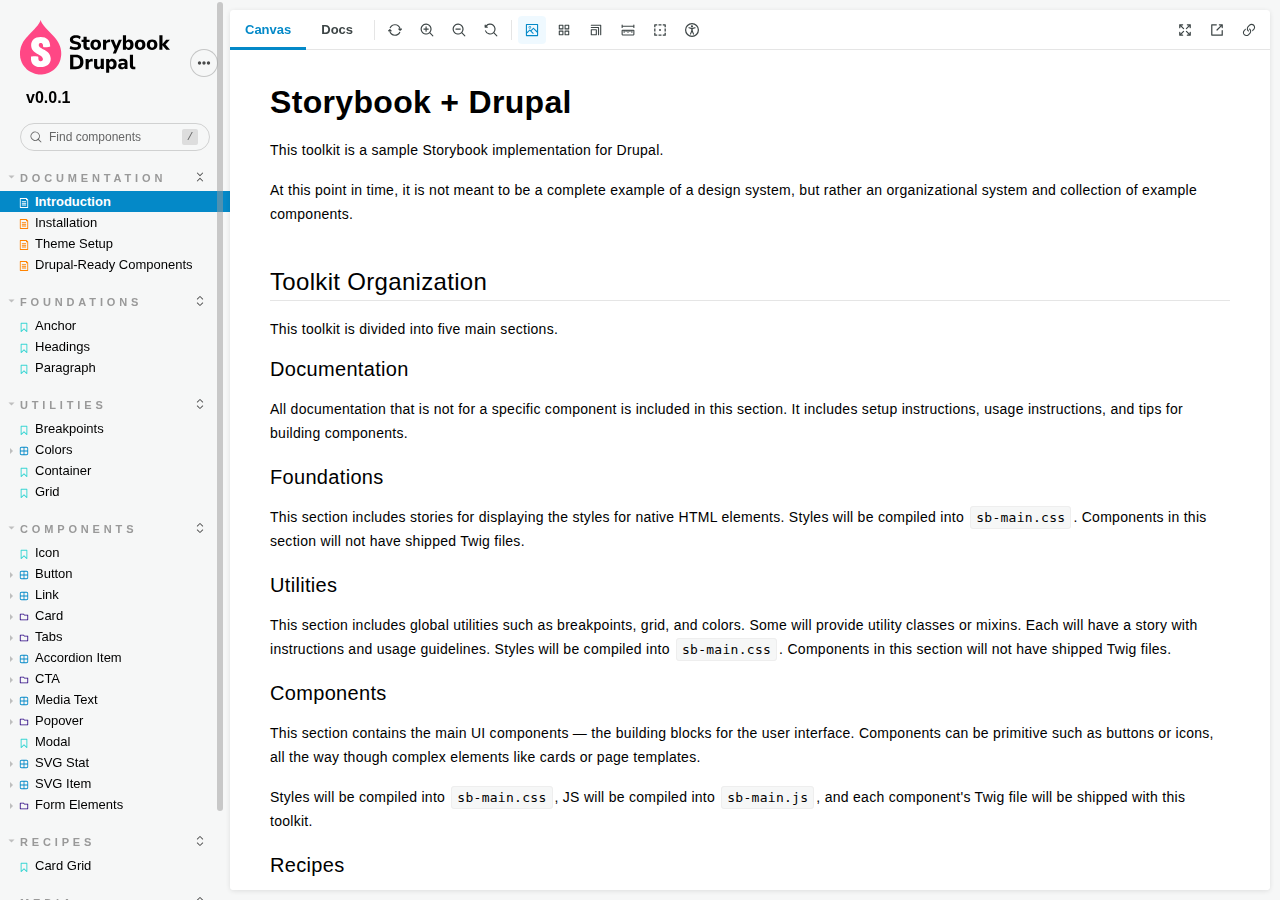
<file: sb-mcmaster/index.html>
<!doctype html><html lang="en"><head><meta charset="utf-8"/><title>Webpack App</title><meta name="viewport" content="width=device-width,initial-scale=1"/><style>html, body {
    overflow: hidden;
    height: 100%;
    width: 100%;
    margin: 0;
    padding: 0;
  }

  * {
    box-sizing: border-box;
  }</style><script>/* globals window */
  /* eslint-disable no-underscore-dangle */
  try {
    if (window.top !== window) {
      window.__REACT_DEVTOOLS_GLOBAL_HOOK__ = window.top.__REACT_DEVTOOLS_GLOBAL_HOOK__;
    }
  } catch (e) {
    // eslint-disable-next-line no-console
    console.warn('unable to connect to top frame for connecting dev tools');
  }

  window.onerror = function onerror(message, source, line, column, err) {
    if (window.CONFIG_TYPE !== 'DEVELOPMENT') return;
    // eslint-disable-next-line no-var, vars-on-top
    var xhr = new window.XMLHttpRequest();
    xhr.open('POST', '/runtime-error');
    xhr.setRequestHeader('Content-Type', 'application/json;charset=UTF-8');
    xhr.send(
      JSON.stringify({
        /* eslint-disable object-shorthand */
        message: message,
        source: source,
        line: line,
        column: column,
        error: err && { message: err.message, name: err.name, stack: err.stack },
        origin: 'manager',
        /* eslint-enable object-shorthand */
      })
    );
  };</script><style>#root[hidden],
      #docs-root[hidden] {
        display: none !important;
      }</style></head><body><div id="root"></div><div id="docs-root"></div><script>window['CONFIG_TYPE'] = "PRODUCTION";
          
      
          
            window['LOGLEVEL'] = "info";
          
      
          
            window['FEATURES'] = {"postcss":true,"emotionAlias":false,"warnOnLegacyHierarchySeparator":true,"buildStoriesJson":false,"storyStoreV7":false,"modernInlineRender":false,"breakingChangesV7":false,"interactionsDebugger":false,"babelModeV7":false,"argTypeTargetsV7":false,"previewMdx2":false};
          
      
          
      
          
      
          
            window['DOCS_MODE'] = false;</script><script src="runtime~main.773ea1773c5c638af15d.manager.bundle.js"></script><script src="vendors~main.185c1a072fc9a32395ad.manager.bundle.js"></script><script src="main.7ebdfcca90e65218b247.manager.bundle.js"></script></body></html>
</file>
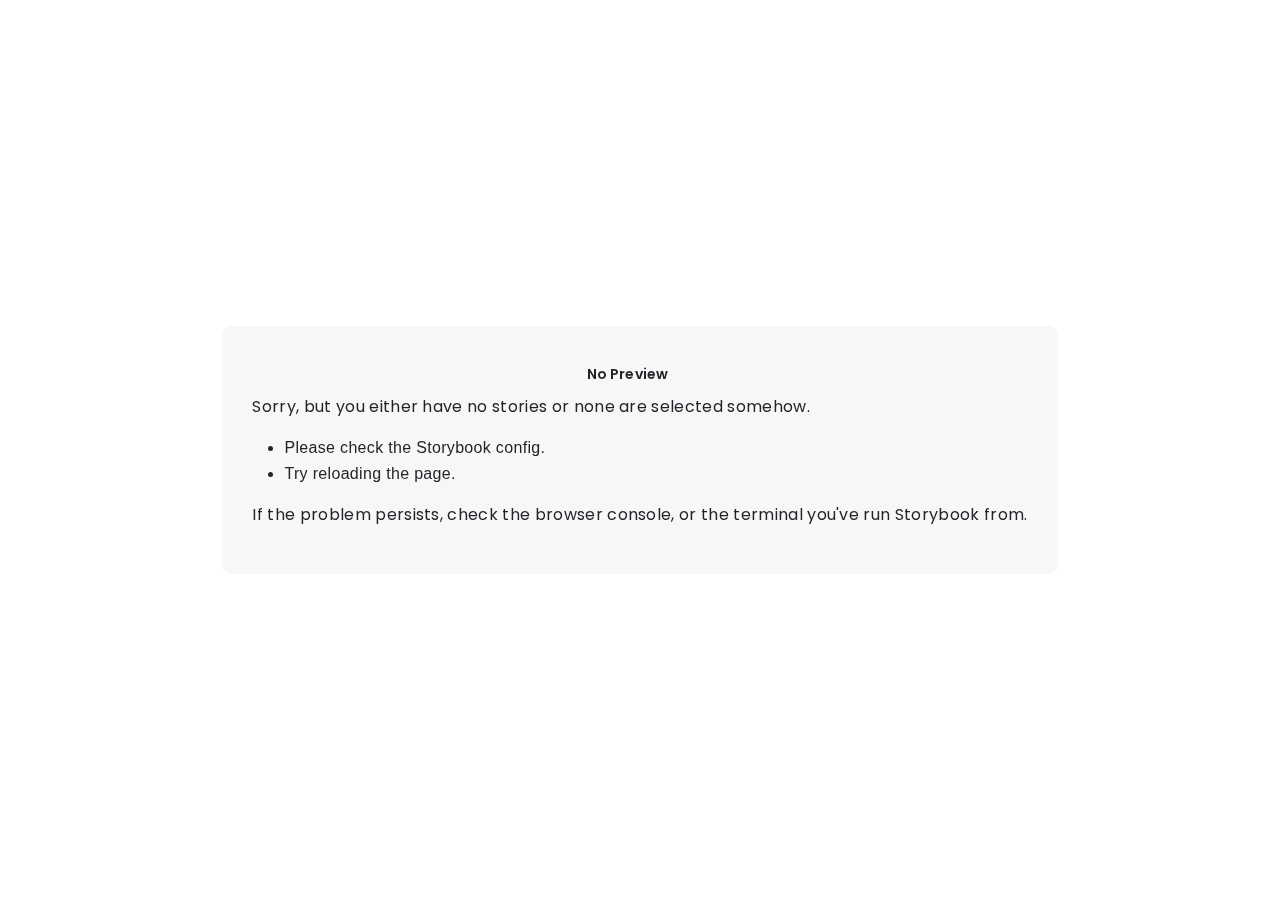
<file: sb-mcmaster/iframe.html>
<!doctype html><html lang="en"><head><meta charset="utf-8"><title>Webpack App</title><meta name="viewport" content="width=device-width,initial-scale=1"><base target="_parent"><style>/* While we aren't showing the main block yet, but still preparing, we want everything the user
     has rendered, which may or may not be in #root, to be display none */
  .sb-show-preparing-story:not(.sb-show-main) > :not(.sb-preparing-story) {
    display: none;
  }

  .sb-show-preparing-docs:not(.sb-show-main) > :not(.sb-preparing-docs) {
    display: none;
  }

  /* Hide our own blocks when we aren't supposed to be showing them */
  :not(.sb-show-preparing-story) > .sb-preparing-story,
  :not(.sb-show-preparing-docs) > .sb-preparing-docs,
  :not(.sb-show-nopreview) > .sb-nopreview,
  :not(.sb-show-errordisplay) > .sb-errordisplay {
    display: none;
  }

  .sb-show-main.sb-main-centered {
    margin: 0;
    display: flex;
    align-items: center;
    min-height: 100vh;
  }

  .sb-show-main.sb-main-centered #root {
    box-sizing: border-box;
    margin: auto;
    padding: 1rem;
    max-height: 100%; /* Hack for centering correctly in IE11 */
  }

  /* Vertical centering fix for IE11 */
  @media screen and (-ms-high-contrast: none), (-ms-high-contrast: active) {
    .sb-show-main.sb-main-centered:after {
      content: '';
      min-height: inherit;
      font-size: 0;
    }
  }

  .sb-show-main.sb-main-fullscreen {
    margin: 0;
    padding: 0;
    display: block;
  }

  .sb-show-main.sb-main-padded {
    margin: 0;
    padding: 1rem;
    display: block;
    box-sizing: border-box;
  }

  .sb-wrapper {
    position: fixed;
    top: 0;
    bottom: 0;
    left: 0;
    right: 0;
    padding: 20px;
    font-family: 'Nunito Sans', -apple-system, '.SFNSText-Regular', 'San Francisco',
      BlinkMacSystemFont, 'Segoe UI', 'Helvetica Neue', Helvetica, Arial, sans-serif;
    -webkit-font-smoothing: antialiased;
    overflow: auto;
  }

  .sb-heading {
    font-size: 14px;
    font-weight: 600;
    letter-spacing: 0.2px;
    margin: 10px 0;
    padding-right: 25px;
  }

  .sb-nopreview {
    display: flex;
    align-content: center;
    justify-content: center;
  }

  .sb-nopreview_main {
    margin: auto;
    padding: 30px;
    border-radius: 10px;
    background: rgba(0, 0, 0, 0.03);
  }

  .sb-nopreview_heading {
    text-align: center;
  }

  .sb-errordisplay {
    border: 20px solid rgb(187, 49, 49);
    background: #222;
    color: #fff;
    z-index: 999999;
  }

  .sb-errordisplay_code {
    padding: 10px;
    background: #000;
    color: #eee;
    font-family: 'Operator Mono', 'Fira Code Retina', 'Fira Code', 'FiraCode-Retina', 'Andale Mono',
      'Lucida Console', Consolas, Monaco, monospace;
  }

  .sb-errordisplay pre {
    white-space: pre-wrap;
  }

  @-webkit-keyframes sb-rotate360 {
    from {
      transform: rotate(0deg);
    }
    to {
      transform: rotate(360deg);
    }
  }
  @keyframes sb-rotate360 {
    from {
      transform: rotate(0deg);
    }
    to {
      transform: rotate(360deg);
    }
  }
  @-webkit-keyframes sb-glow {
    0%,
    100% {
      opacity: 1;
    }
    50% {
      opacity: 0.4;
    }
  }
  @keyframes sb-glow {
    0%,
    100% {
      opacity: 1;
    }
    50% {
      opacity: 0.4;
    }
  }

  /* We display the preparing loaders *over* the rendering story */
  .sb-preparing-story,
  .sb-preparing-docs {
    background-color: white;
    /* Maximum possible z-index. It would be better to use stacking contexts to ensure it's always
    on top, but this isn't possible as it would require making CSS changes that could affect user code */
    z-index: 2147483647;
  }

  .sb-loader {
    -webkit-animation: sb-rotate360 0.7s linear infinite;
    animation: sb-rotate360 0.7s linear infinite;
    border-color: rgba(97, 97, 97, 0.29);
    border-radius: 50%;
    border-style: solid;
    border-top-color: #646464;
    border-width: 2px;
    display: inline-block;
    height: 32px;
    left: 50%;
    margin-left: -16px;
    margin-top: -16px;
    mix-blend-mode: difference;
    overflow: hidden;
    position: absolute;
    top: 50%;
    transition: all 200ms ease-out;
    vertical-align: top;
    width: 32px;
    z-index: 4;
  }

  .sb-previewBlock {
    background: #fff;
    border: 1px solid rgba(0, 0, 0, 0.1);
    border-radius: 4px;
    box-shadow: rgba(0, 0, 0, 0.1) 0 1px 3px 0;
    margin: 25px auto 40px;
    max-width: 600px;
  }

  .sb-previewBlock_header {
    align-items: center;
    box-shadow: rgba(0, 0, 0, 0.1) 0 -1px 0 0 inset;
    display: flex;
    gap: 14px;
    height: 40px;
    padding: 0 12px;
  }

  .sb-previewBlock_icon {
    -webkit-animation: sb-glow 1.5s ease-in-out infinite;
    animation: sb-glow 1.5s ease-in-out infinite;
    background: #e6e6e6;
    height: 14px;
    width: 14px;
  }
  .sb-previewBlock_icon:last-child {
    margin-left: auto;
  }

  .sb-previewBlock_body {
    -webkit-animation: sb-glow 1.5s ease-in-out infinite;
    animation: sb-glow 1.5s ease-in-out infinite;
    height: 182px;
    position: relative;
  }

  .sb-argstableBlock {
    border-collapse: collapse;
    border-spacing: 0;
    font-size: 13px;
    line-height: 20px;
    margin: 25px auto 40px;
    max-width: 600px;
    text-align: left;
    width: 100%;
  }
  .sb-argstableBlock th:first-of-type,
  .sb-argstableBlock td:first-of-type {
    padding-left: 20px;
  }
  .sb-argstableBlock th:nth-of-type(2),
  .sb-argstableBlock td:nth-of-type(2) {
    width: 35%;
  }
  .sb-argstableBlock th:nth-of-type(3),
  .sb-argstableBlock td:nth-of-type(3) {
    width: 15%;
  }
  .sb-argstableBlock th:last-of-type,
  .sb-argstableBlock td:last-of-type {
    width: 25%;
    padding-right: 20px;
  }
  .sb-argstableBlock th span,
  .sb-argstableBlock td span {
    -webkit-animation: sb-glow 1.5s ease-in-out infinite;
    animation: sb-glow 1.5s ease-in-out infinite;
    background-color: rgba(0, 0, 0, 0.1);
    border-radius: 0;
    box-shadow: none;
    color: transparent;
  }
  .sb-argstableBlock th {
    padding: 10px 15px;
  }

  .sb-argstableBlock-body {
    border-radius: 4px;
    box-shadow: rgba(0, 0, 0, 0.1) 0 1px 3px 1px, rgba(0, 0, 0, 0.065) 0 0 0 1px;
  }
  .sb-argstableBlock-body tr {
    background: transparent;
    overflow: hidden;
  }
  .sb-argstableBlock-body tr:not(:first-child) {
    border-top: 1px solid #e6e6e6;
  }
  .sb-argstableBlock-body tr:first-child td:first-child {
    border-top-left-radius: 4px;
  }
  .sb-argstableBlock-body tr:first-child td:last-child {
    border-top-right-radius: 4px;
  }
  .sb-argstableBlock-body tr:last-child td:first-child {
    border-bottom-left-radius: 4px;
  }
  .sb-argstableBlock-body tr:last-child td:last-child {
    border-bottom-right-radius: 4px;
  }
  .sb-argstableBlock-body td {
    background: #fff;
    padding-bottom: 10px;
    padding-top: 10px;
    vertical-align: top;
  }
  .sb-argstableBlock-body td:not(:first-of-type) {
    padding-left: 15px;
    padding-right: 15px;
  }
  .sb-argstableBlock-body button {
    -webkit-animation: sb-glow 1.5s ease-in-out infinite;
    animation: sb-glow 1.5s ease-in-out infinite;
    background-color: rgba(0, 0, 0, 0.1);
    border: 0;
    border-radius: 0;
    box-shadow: none;
    color: transparent;
    display: inline;
    font-size: 12px;
    line-height: 1;
    padding: 10px 16px;
  }

  .sb-argstableBlock-summary {
    margin-top: 4px;
  }

  .sb-argstableBlock-code {
    margin-right: 4px;
    margin-bottom: 4px;
    padding: 2px 5px;
  }</style><script>/* globals window */
  /* eslint-disable no-underscore-dangle */
  try {
    if (window.top !== window) {
      window.__REACT_DEVTOOLS_GLOBAL_HOOK__ = window.top.__REACT_DEVTOOLS_GLOBAL_HOOK__;
      window.__VUE_DEVTOOLS_GLOBAL_HOOK__ = window.top.__VUE_DEVTOOLS_GLOBAL_HOOK__;
      window.top.__VUE_DEVTOOLS_CONTEXT__ = window.document;
    }
  } catch (e) {
    // eslint-disable-next-line no-console
    console.warn('unable to connect to top frame for connecting dev tools');
  }

  window.onerror = function onerror(message, source, line, column, err) {
    if (window.CONFIG_TYPE !== 'DEVELOPMENT') return;
    // eslint-disable-next-line no-var, vars-on-top
    var xhr = new window.XMLHttpRequest();
    xhr.open('POST', '/runtime-error');
    xhr.setRequestHeader('Content-Type', 'application/json;charset=UTF-8');
    xhr.send(
      JSON.stringify({
        /* eslint-disable object-shorthand */
        message: message,
        source: source,
        line: line,
        column: column,
        error: err && { message: err.message, name: err.name, stack: err.stack },
        origin: 'preview',
        /* eslint-enable object-shorthand */
      })
    );
  };</script><style>#root[hidden],
      #docs-root[hidden] {
        display: none !important;
      }</style></head><body><style>.sbdocs-wrapper {
		padding: 2rem 2.5rem;
	}
	.sbdocs {
		color: black;
	}
	.css-1p8ieni code {
		background-color: #f6f7f7;
		color: black;
	}</style><script>console.log('Body');</script><div class="sb-preparing-story sb-wrapper"><div class="sb-loader"></div></div><div class="sb-preparing-docs sb-wrapper"><div class="sb-previewBlock"><div class="sb-previewBlock_header"><div class="sb-previewBlock_icon"></div><div class="sb-previewBlock_icon"></div><div class="sb-previewBlock_icon"></div><div class="sb-previewBlock_icon"></div></div><div class="sb-previewBlock_body"><div class="sb-loader"></div></div></div><table aria-hidden="true" class="sb-argstableBlock"><thead class="sb-argstableBlock-head"><tr><th><span>Name</span></th><th><span>Description</span></th><th><span>Default</span></th><th><span>Control</span></th></tr></thead><tbody class="sb-argstableBlock-body"><tr><td><span>propertyName</span><span title="Required">*</span></td><td><div><span>This is a short description</span></div><div class="sb-argstableBlock-summary"><div><span class="sb-argstableBlock-code">summary</span></div></div></td><td><div><span class="sb-argstableBlock-code">defaultValue</span></div></td><td><button>Set string</button></td></tr><tr><td><span>propertyName</span><span>*</span></td><td><div><span>This is a short description</span></div><div class="sb-argstableBlock-summary"><div><span class="sb-argstableBlock-code">summary</span></div></div></td><td><div><span class="sb-argstableBlock-code">defaultValue</span></div></td><td><button>Set string</button></td></tr><tr><td><span>propertyName</span><span>*</span></td><td><div><span>This is a short description</span></div><div class="sb-argstableBlock-summary"><div><span class="sb-argstableBlock-code">summary</span></div></div></td><td><div><span class="sb-argstableBlock-code">defaultValue</span></div></td><td><button>Set string</button></td></tr></tbody></table></div><div class="sb-nopreview sb-wrapper"><div class="sb-nopreview_main"><h1 class="sb-nopreview_heading sb-heading">No Preview</h1><p>Sorry, but you either have no stories or none are selected somehow.</p><ul><li>Please check the Storybook config.</li><li>Try reloading the page.</li></ul><p>If the problem persists, check the browser console, or the terminal you've run Storybook from.</p></div></div><div class="sb-errordisplay sb-wrapper"><pre id="error-message" class="sb-heading"></pre><pre class="sb-errordisplay_code"><code id="error-stack"></code></pre></div><div id="root"></div><div id="docs-root"></div><script>window['CONFIG_TYPE'] = "PRODUCTION";
          
      
          
            window['LOGLEVEL'] = "info";
          
      
          
            window['FRAMEWORK_OPTIONS'] = {};
          
      
          
      
          
            window['FEATURES'] = {"postcss":true,"emotionAlias":false,"warnOnLegacyHierarchySeparator":true,"buildStoriesJson":false,"storyStoreV7":false,"modernInlineRender":false,"breakingChangesV7":false,"interactionsDebugger":false,"babelModeV7":false,"argTypeTargetsV7":false,"previewMdx2":false};
          
      
          
      
          
            window['STORIES'] = [{"titlePrefix":"","directory":"./src","files":"**/*.stories.mdx","importPathMatcher":"^\\.[\\\\/](?:src(?:\\/(?!\\.)(?:(?:(?!(?:^|\\/)\\.).)*?)\\/|\\/|$)(?!\\.)(?=.)[^/]*?\\.stories\\.mdx)$"},{"titlePrefix":"","directory":"./src","files":"**/*.stories.@(js|jsx|ts|tsx)","importPathMatcher":"^\\.[\\\\/](?:src(?:\\/(?!\\.)(?:(?:(?!(?:^|\\/)\\.).)*?)\\/|\\/|$)(?!\\.)(?=.)[^/]*?\\.stories\\.(js|jsx|ts|tsx))$"}];</script><script src="runtime~main.af69a459.iframe.bundle.js"></script><script src="vendors~main.445e96e8.iframe.bundle.js"></script><script src="main.20dbb61e.iframe.bundle.js"></script></body></html>
</file>
